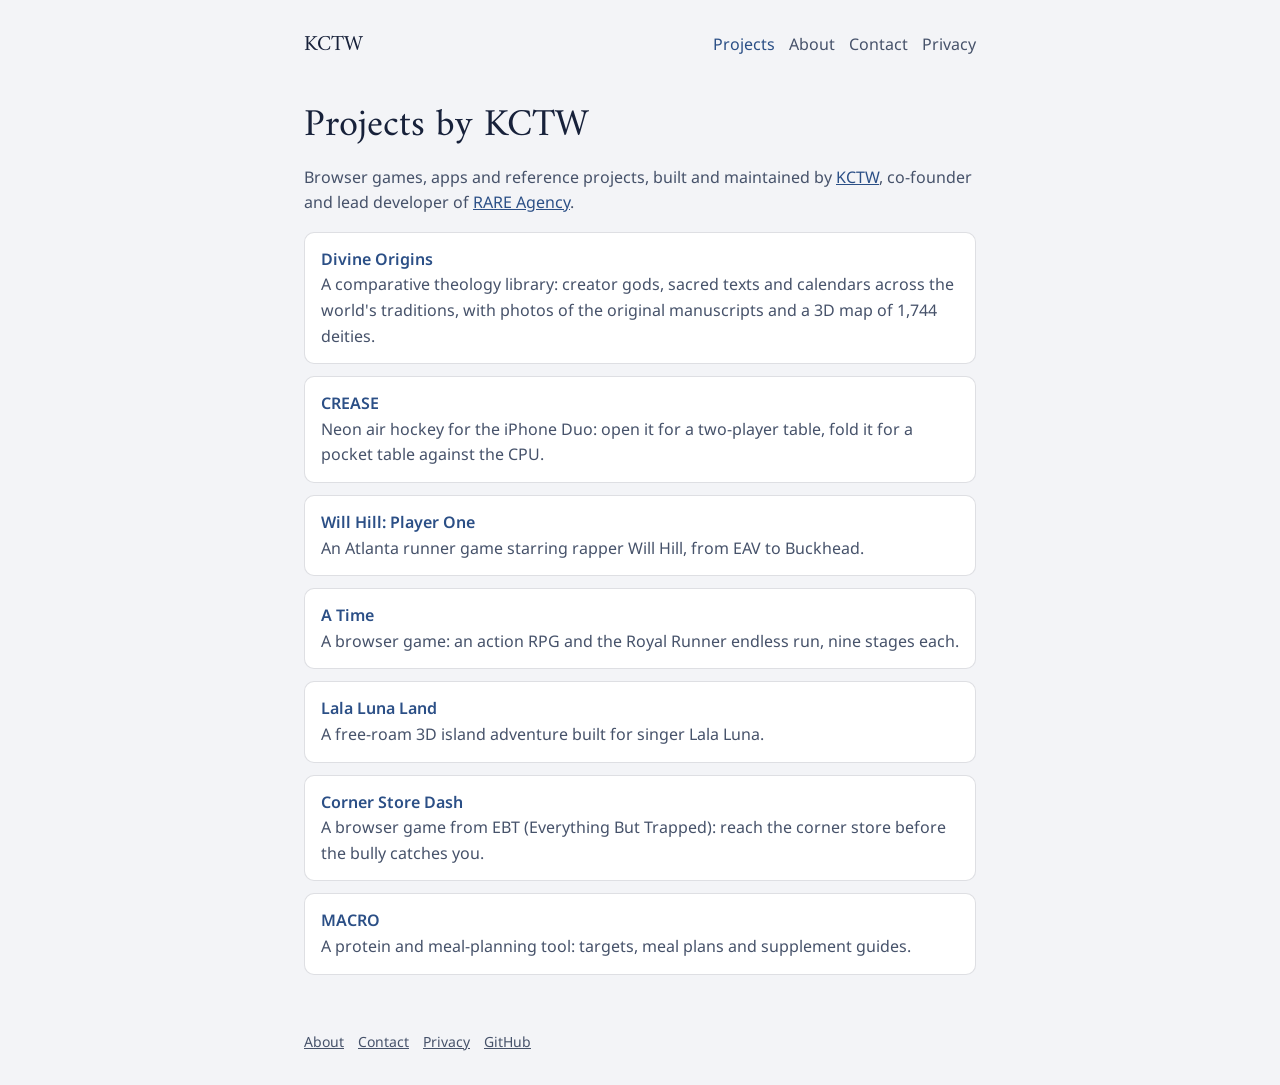
<file: index.html>
<!doctype html>
<html lang="en">
<head>
<meta charset="utf-8">
<meta name="viewport" content="width=device-width, initial-scale=1">
<title>KCTW: web games, apps and Divine Origins</title>
<meta name="description" content="Web games, apps and reference projects by KCTW, co-founder and lead developer of RARE Agency.">
<meta name="author" content="KCTW">
<link rel="canonical" href="https://prodbykctw-max.github.io/">
<meta property="og:type" content="website"><meta property="og:title" content="KCTW: web games, apps and Divine Origins"><meta property="og:description" content="Web games, apps and reference projects by KCTW, co-founder and lead developer of RARE Agency."><meta property="og:url" content="https://prodbykctw-max.github.io/">
<meta name="twitter:card" content="summary"><meta name="twitter:title" content="KCTW: web games, apps and Divine Origins"><meta name="twitter:description" content="Web games, apps and reference projects by KCTW, co-founder and lead developer of RARE Agency.">
<link rel="preconnect" href="https://fonts.googleapis.com"><link rel="preconnect" href="https://fonts.gstatic.com" crossorigin>
<link rel="stylesheet" href="https://fonts.googleapis.com/css2?family=Amiri&family=Noto+Sans:wght@400;600&display=swap">
<link rel="stylesheet" href="https://prodbykctw-max.github.io/style.css">
<script type="application/ld+json">[{"@context": "https://schema.org", "@type": "WebPage", "name": "KCTW: web games, apps and Divine Origins", "url": "https://prodbykctw-max.github.io/", "description": "Web games, apps and reference projects by KCTW, co-founder and lead developer of RARE Agency.", "author": {"@id": "https://prodbykctw-max.github.io/about/#kctw"}}, {"@context": "https://schema.org", "@type": "Person", "@id": "https://prodbykctw-max.github.io/about/#kctw", "name": "KCTW", "alternateName": "Melvin D. Brown III", "jobTitle": "Co-founder and lead developer, RARE Agency", "url": "https://prodbykctw-max.github.io/about/", "email": "mailto:prodbykctw@gmail.com", "sameAs": ["https://github.com/prodbykctw-max", "https://therareagency.co/"], "worksFor": {"@type": "Organization", "name": "RARE Agency", "url": "https://therareagency.co/"}, "knowsAbout": ["Web development", "Browser games", "React", "JavaScript", "Python", "Cloudflare Workers", "Music production"]}]</script>
</head>
<body>
<a class="skip" href="#main">Skip to content</a>
<header><a class="brand" href="https://prodbykctw-max.github.io/">KCTW</a><nav aria-label="Site"><a href="https://prodbykctw-max.github.io/" aria-current="page">Projects</a><a href="https://prodbykctw-max.github.io/about/">About</a><a href="https://prodbykctw-max.github.io/contact/">Contact</a><a href="https://prodbykctw-max.github.io/privacy/">Privacy</a></nav></header>
<main id="main">
<h1>Projects by KCTW</h1>
<p>Browser games, apps and reference projects, built and maintained by <a href="https://prodbykctw-max.github.io/about/">KCTW</a>, co-founder and lead developer of <a href="https://therareagency.co/">RARE Agency</a>.</p>
<ul class="cards"><li><a href="https://prodbykctw-max.github.io/divine-origins/">Divine Origins</a><br>A comparative theology library: creator gods, sacred texts and calendars across the world's traditions, with photos of the original manuscripts and a 3D map of 1,744 deities.</li><li><a href="https://prodbykctw-max.github.io/crease-iphone-duo/">CREASE</a><br>Neon air hockey for the iPhone Duo: open it for a two-player table, fold it for a pocket table against the CPU.</li><li><a href="https://prodbykctw-max.github.io/will-hill-player-one-game/">Will Hill: Player One</a><br>An Atlanta runner game starring rapper Will Hill, from EAV to Buckhead.</li><li><a href="https://a-time.pages.dev/">A Time</a><br>A browser game: an action RPG and the Royal Runner endless run, nine stages each.</li><li><a href="https://prodbykctw-max.github.io/LaLa-Luna-Land-Game/">Lala Luna Land</a><br>A free-roam 3D island adventure built for singer Lala Luna.</li><li><a href="https://prodbykctw-max.github.io/EBT-PRESENTS-CORNER-STORE-DASH/">Corner Store Dash</a><br>A browser game from EBT (Everything But Trapped): reach the corner store before the bully catches you.</li><li><a href="https://prodbykctw-max.github.io/macro-app/">MACRO</a><br>A protein and meal-planning tool: targets, meal plans and supplement guides.</li></ul>
</main>
<footer><a href="https://prodbykctw-max.github.io/about/">About</a><a href="https://prodbykctw-max.github.io/contact/">Contact</a><a href="https://prodbykctw-max.github.io/privacy/">Privacy</a><a href="https://github.com/prodbykctw-max">GitHub</a></footer>
</body>
</html>
</file>
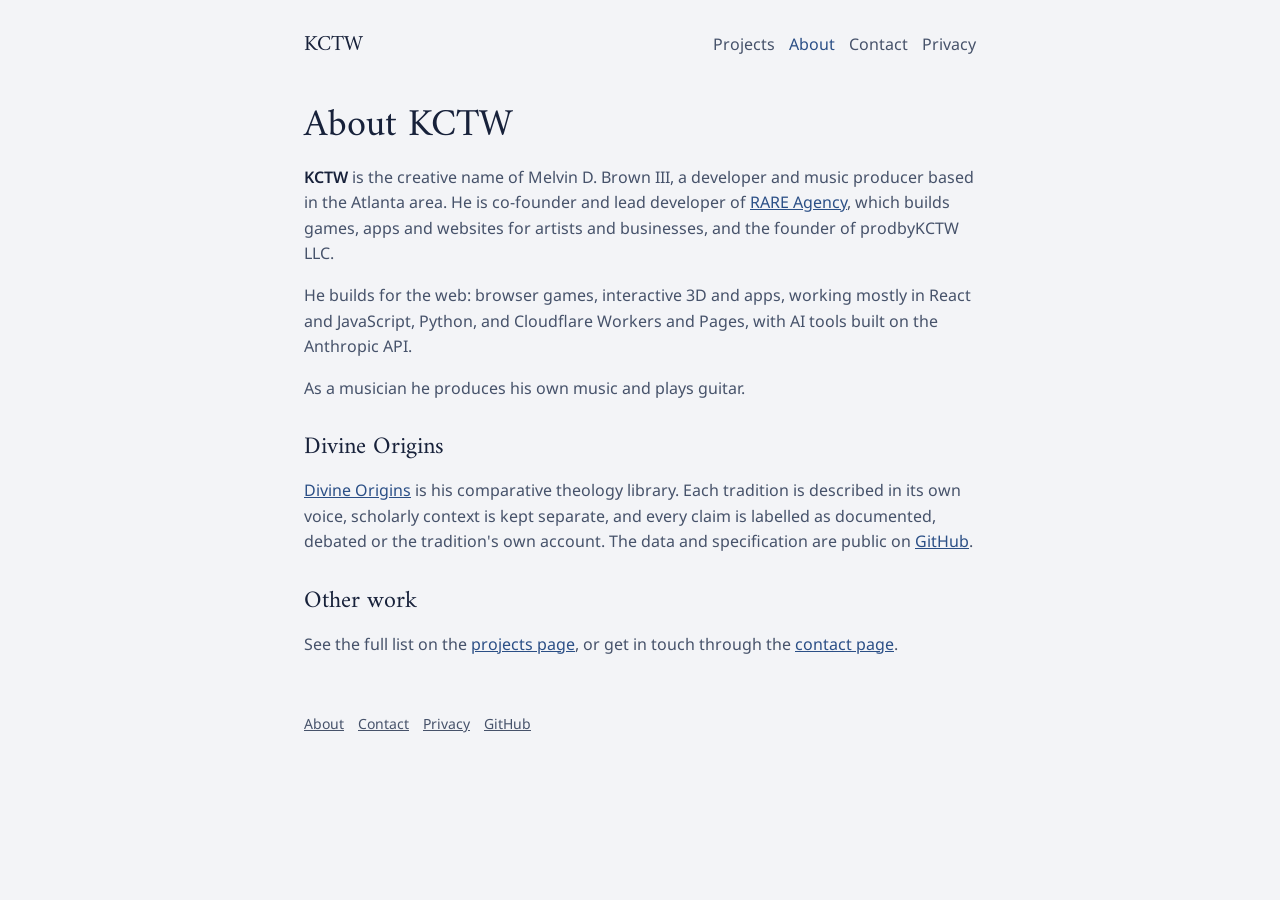
<file: about/index.html>
<!doctype html>
<html lang="en">
<head>
<meta charset="utf-8">
<meta name="viewport" content="width=device-width, initial-scale=1">
<title>About KCTW</title>
<meta name="description" content="KCTW (Melvin D. Brown III) is an Atlanta-area developer and music producer, and co-founder and lead developer of RARE Agency.">
<meta name="author" content="KCTW">
<link rel="canonical" href="https://prodbykctw-max.github.io/about/">
<meta property="og:type" content="website"><meta property="og:title" content="About KCTW"><meta property="og:description" content="KCTW (Melvin D. Brown III) is an Atlanta-area developer and music producer, and co-founder and lead developer of RARE Agency."><meta property="og:url" content="https://prodbykctw-max.github.io/about/">
<meta name="twitter:card" content="summary"><meta name="twitter:title" content="About KCTW"><meta name="twitter:description" content="KCTW (Melvin D. Brown III) is an Atlanta-area developer and music producer, and co-founder and lead developer of RARE Agency.">
<link rel="preconnect" href="https://fonts.googleapis.com"><link rel="preconnect" href="https://fonts.gstatic.com" crossorigin>
<link rel="stylesheet" href="https://fonts.googleapis.com/css2?family=Amiri&family=Noto+Sans:wght@400;600&display=swap">
<link rel="stylesheet" href="https://prodbykctw-max.github.io/style.css">
<script type="application/ld+json">[{"@context": "https://schema.org", "@type": "WebPage", "name": "About KCTW", "url": "https://prodbykctw-max.github.io/about/", "description": "KCTW (Melvin D. Brown III) is an Atlanta-area developer and music producer, and co-founder and lead developer of RARE Agency.", "author": {"@id": "https://prodbykctw-max.github.io/about/#kctw"}}, {"@context": "https://schema.org", "@type": "Person", "@id": "https://prodbykctw-max.github.io/about/#kctw", "name": "KCTW", "alternateName": "Melvin D. Brown III", "jobTitle": "Co-founder and lead developer, RARE Agency", "url": "https://prodbykctw-max.github.io/about/", "email": "mailto:prodbykctw@gmail.com", "sameAs": ["https://github.com/prodbykctw-max", "https://therareagency.co/"], "worksFor": {"@type": "Organization", "name": "RARE Agency", "url": "https://therareagency.co/"}, "knowsAbout": ["Web development", "Browser games", "React", "JavaScript", "Python", "Cloudflare Workers", "Music production"]}]</script>
</head>
<body>
<a class="skip" href="#main">Skip to content</a>
<header><a class="brand" href="https://prodbykctw-max.github.io/">KCTW</a><nav aria-label="Site"><a href="https://prodbykctw-max.github.io/">Projects</a><a href="https://prodbykctw-max.github.io/about/" aria-current="page">About</a><a href="https://prodbykctw-max.github.io/contact/">Contact</a><a href="https://prodbykctw-max.github.io/privacy/">Privacy</a></nav></header>
<main id="main">
<h1>About KCTW</h1>
<section class="author-bio">
<p><strong>KCTW</strong> is the creative name of Melvin D. Brown III, a developer and music producer based in the Atlanta area. He is co-founder and lead developer of <a href="https://therareagency.co/">RARE Agency</a>, which builds games, apps and websites for artists and businesses, and the founder of prodbyKCTW LLC.</p>
<p>He builds for the web: browser games, interactive 3D and apps, working mostly in React and JavaScript, Python, and Cloudflare Workers and Pages, with AI tools built on the Anthropic API.</p>
<p>As a musician he produces his own music and plays guitar.</p>
</section>
<h2>Divine Origins</h2>
<p><a href="https://prodbykctw-max.github.io/divine-origins/">Divine Origins</a> is his comparative theology library. Each tradition is described in its own voice, scholarly context is kept separate, and every claim is labelled as documented, debated or the tradition's own account. The data and specification are public on <a href="https://github.com/prodbykctw-max/divine-origins">GitHub</a>.</p>
<h2>Other work</h2>
<p>See the full list on the <a href="https://prodbykctw-max.github.io/">projects page</a>, or get in touch through the <a href="https://prodbykctw-max.github.io/contact/">contact page</a>.</p>
</main>
<footer><a href="https://prodbykctw-max.github.io/about/">About</a><a href="https://prodbykctw-max.github.io/contact/">Contact</a><a href="https://prodbykctw-max.github.io/privacy/">Privacy</a><a href="https://github.com/prodbykctw-max">GitHub</a></footer>
</body>
</html>
</file>
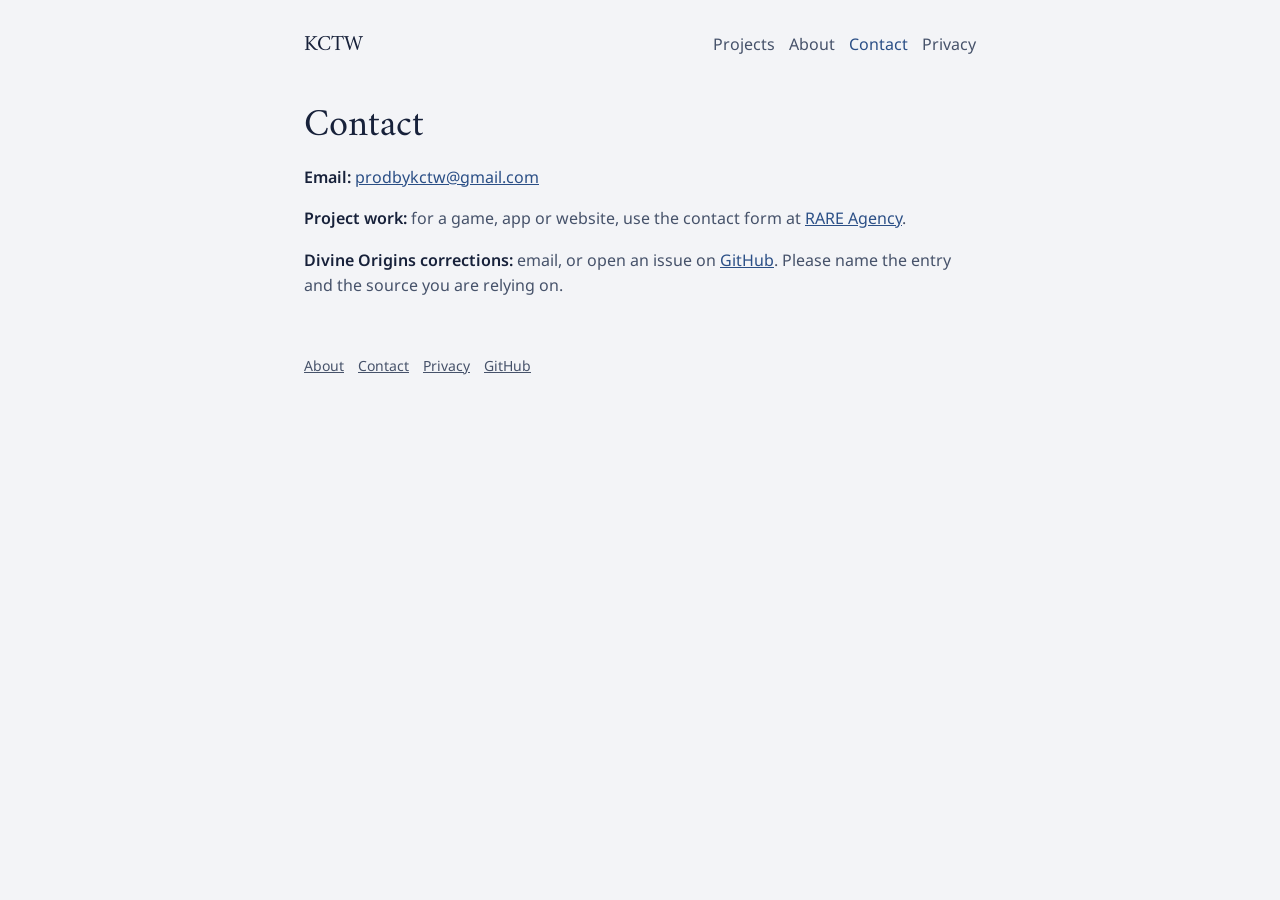
<file: contact/index.html>
<!doctype html>
<html lang="en">
<head>
<meta charset="utf-8">
<meta name="viewport" content="width=device-width, initial-scale=1">
<title>Contact KCTW</title>
<meta name="description" content="How to reach KCTW about Divine Origins, the games on this site, or project work with RARE Agency.">
<meta name="author" content="KCTW">
<link rel="canonical" href="https://prodbykctw-max.github.io/contact/">
<meta property="og:type" content="website"><meta property="og:title" content="Contact KCTW"><meta property="og:description" content="How to reach KCTW about Divine Origins, the games on this site, or project work with RARE Agency."><meta property="og:url" content="https://prodbykctw-max.github.io/contact/">
<meta name="twitter:card" content="summary"><meta name="twitter:title" content="Contact KCTW"><meta name="twitter:description" content="How to reach KCTW about Divine Origins, the games on this site, or project work with RARE Agency.">
<link rel="preconnect" href="https://fonts.googleapis.com"><link rel="preconnect" href="https://fonts.gstatic.com" crossorigin>
<link rel="stylesheet" href="https://fonts.googleapis.com/css2?family=Amiri&family=Noto+Sans:wght@400;600&display=swap">
<link rel="stylesheet" href="https://prodbykctw-max.github.io/style.css">
<script type="application/ld+json">[{"@context": "https://schema.org", "@type": "WebPage", "name": "Contact KCTW", "url": "https://prodbykctw-max.github.io/contact/", "description": "How to reach KCTW about Divine Origins, the games on this site, or project work with RARE Agency.", "author": {"@id": "https://prodbykctw-max.github.io/about/#kctw"}}, {"@context": "https://schema.org", "@type": "Person", "@id": "https://prodbykctw-max.github.io/about/#kctw", "name": "KCTW", "alternateName": "Melvin D. Brown III", "jobTitle": "Co-founder and lead developer, RARE Agency", "url": "https://prodbykctw-max.github.io/about/", "email": "mailto:prodbykctw@gmail.com", "sameAs": ["https://github.com/prodbykctw-max", "https://therareagency.co/"], "worksFor": {"@type": "Organization", "name": "RARE Agency", "url": "https://therareagency.co/"}, "knowsAbout": ["Web development", "Browser games", "React", "JavaScript", "Python", "Cloudflare Workers", "Music production"]}]</script>
</head>
<body>
<a class="skip" href="#main">Skip to content</a>
<header><a class="brand" href="https://prodbykctw-max.github.io/">KCTW</a><nav aria-label="Site"><a href="https://prodbykctw-max.github.io/">Projects</a><a href="https://prodbykctw-max.github.io/about/">About</a><a href="https://prodbykctw-max.github.io/contact/" aria-current="page">Contact</a><a href="https://prodbykctw-max.github.io/privacy/">Privacy</a></nav></header>
<main id="main">
<h1>Contact</h1>
<div class="address">
<p><strong>Email:</strong> <a href="mailto:prodbykctw@gmail.com">prodbykctw@gmail.com</a></p>
<p><strong>Project work:</strong> for a game, app or website, use the contact form at <a href="https://therareagency.co/">RARE Agency</a>.</p>
<p><strong>Divine Origins corrections:</strong> email, or open an issue on <a href="https://github.com/prodbykctw-max/divine-origins/issues">GitHub</a>. Please name the entry and the source you are relying on.</p>
</div>
</main>
<footer><a href="https://prodbykctw-max.github.io/about/">About</a><a href="https://prodbykctw-max.github.io/contact/">Contact</a><a href="https://prodbykctw-max.github.io/privacy/">Privacy</a><a href="https://github.com/prodbykctw-max">GitHub</a></footer>
</body>
</html>
</file>
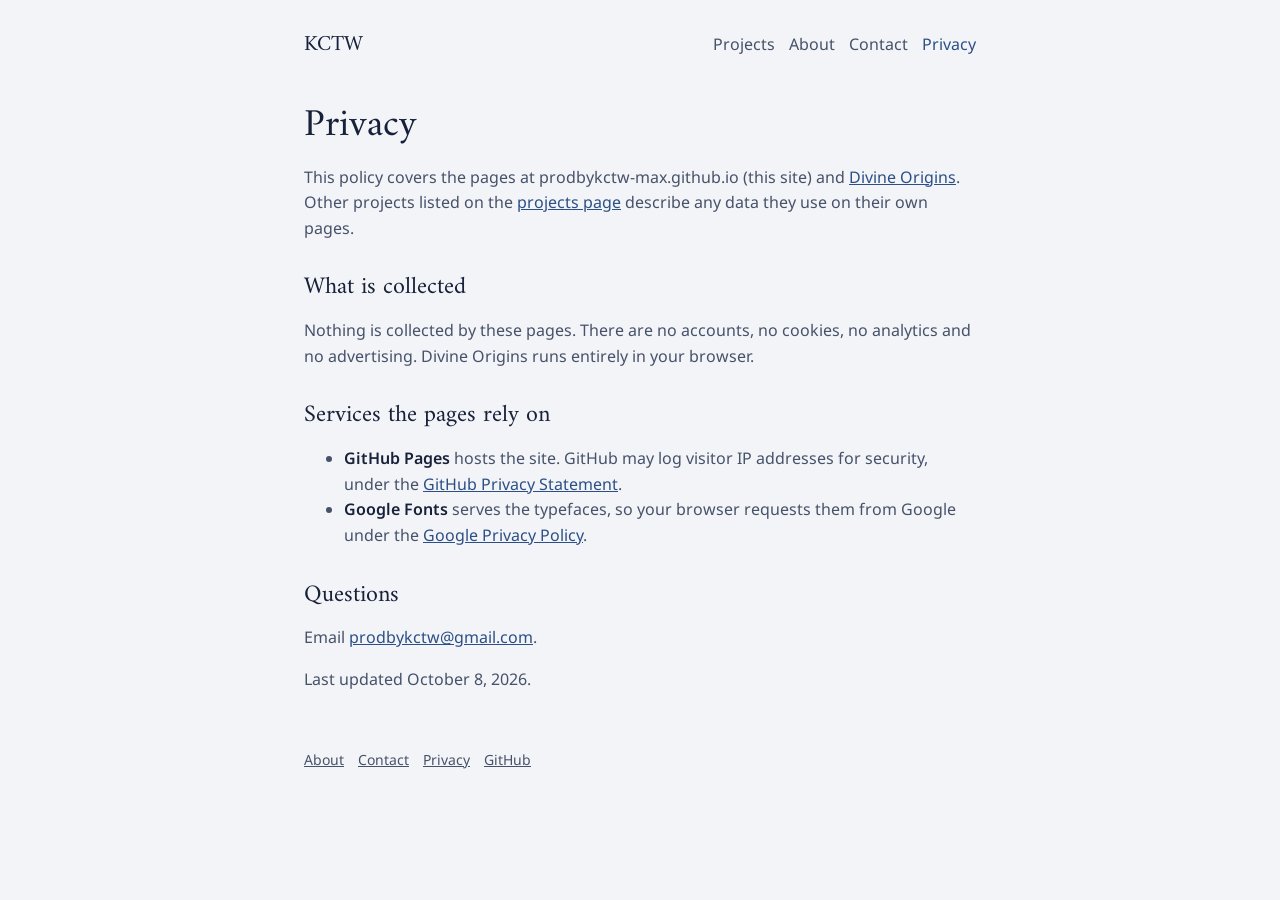
<file: privacy/index.html>
<!doctype html>
<html lang="en">
<head>
<meta charset="utf-8">
<meta name="viewport" content="width=device-width, initial-scale=1">
<title>Privacy</title>
<meta name="description" content="What this site and Divine Origins collect: no accounts, no cookies, no analytics.">
<meta name="author" content="KCTW">
<link rel="canonical" href="https://prodbykctw-max.github.io/privacy/">
<meta property="og:type" content="website"><meta property="og:title" content="Privacy"><meta property="og:description" content="What this site and Divine Origins collect: no accounts, no cookies, no analytics."><meta property="og:url" content="https://prodbykctw-max.github.io/privacy/">
<meta name="twitter:card" content="summary"><meta name="twitter:title" content="Privacy"><meta name="twitter:description" content="What this site and Divine Origins collect: no accounts, no cookies, no analytics.">
<link rel="preconnect" href="https://fonts.googleapis.com"><link rel="preconnect" href="https://fonts.gstatic.com" crossorigin>
<link rel="stylesheet" href="https://fonts.googleapis.com/css2?family=Amiri&family=Noto+Sans:wght@400;600&display=swap">
<link rel="stylesheet" href="https://prodbykctw-max.github.io/style.css">
<script type="application/ld+json">[{"@context": "https://schema.org", "@type": "WebPage", "name": "Privacy", "url": "https://prodbykctw-max.github.io/privacy/", "description": "What this site and Divine Origins collect: no accounts, no cookies, no analytics.", "author": {"@id": "https://prodbykctw-max.github.io/about/#kctw"}}, {"@context": "https://schema.org", "@type": "Person", "@id": "https://prodbykctw-max.github.io/about/#kctw", "name": "KCTW", "alternateName": "Melvin D. Brown III", "jobTitle": "Co-founder and lead developer, RARE Agency", "url": "https://prodbykctw-max.github.io/about/", "email": "mailto:prodbykctw@gmail.com", "sameAs": ["https://github.com/prodbykctw-max", "https://therareagency.co/"], "worksFor": {"@type": "Organization", "name": "RARE Agency", "url": "https://therareagency.co/"}, "knowsAbout": ["Web development", "Browser games", "React", "JavaScript", "Python", "Cloudflare Workers", "Music production"]}]</script>
</head>
<body>
<a class="skip" href="#main">Skip to content</a>
<header><a class="brand" href="https://prodbykctw-max.github.io/">KCTW</a><nav aria-label="Site"><a href="https://prodbykctw-max.github.io/">Projects</a><a href="https://prodbykctw-max.github.io/about/">About</a><a href="https://prodbykctw-max.github.io/contact/">Contact</a><a href="https://prodbykctw-max.github.io/privacy/" aria-current="page">Privacy</a></nav></header>
<main id="main">
<h1>Privacy</h1>
<p>This policy covers the pages at prodbykctw-max.github.io (this site) and <a href="https://prodbykctw-max.github.io/divine-origins/">Divine Origins</a>. Other projects listed on the <a href="https://prodbykctw-max.github.io/">projects page</a> describe any data they use on their own pages.</p>
<h2>What is collected</h2>
<p>Nothing is collected by these pages. There are no accounts, no cookies, no analytics and no advertising. Divine Origins runs entirely in your browser.</p>
<h2>Services the pages rely on</h2>
<ul>
<li><strong>GitHub Pages</strong> hosts the site. GitHub may log visitor IP addresses for security, under the <a href="https://docs.github.com/site-policy/privacy-policies/github-general-privacy-statement">GitHub Privacy Statement</a>.</li>
<li><strong>Google Fonts</strong> serves the typefaces, so your browser requests them from Google under the <a href="https://policies.google.com/privacy">Google Privacy Policy</a>.</li>
</ul>
<h2>Questions</h2>
<p>Email <a href="mailto:prodbykctw@gmail.com">prodbykctw@gmail.com</a>.</p>
<p>Last updated October 8, 2026.</p>
</main>
<footer><a href="https://prodbykctw-max.github.io/about/">About</a><a href="https://prodbykctw-max.github.io/contact/">Contact</a><a href="https://prodbykctw-max.github.io/privacy/">Privacy</a><a href="https://github.com/prodbykctw-max">GitHub</a></footer>
</body>
</html>
</file>
